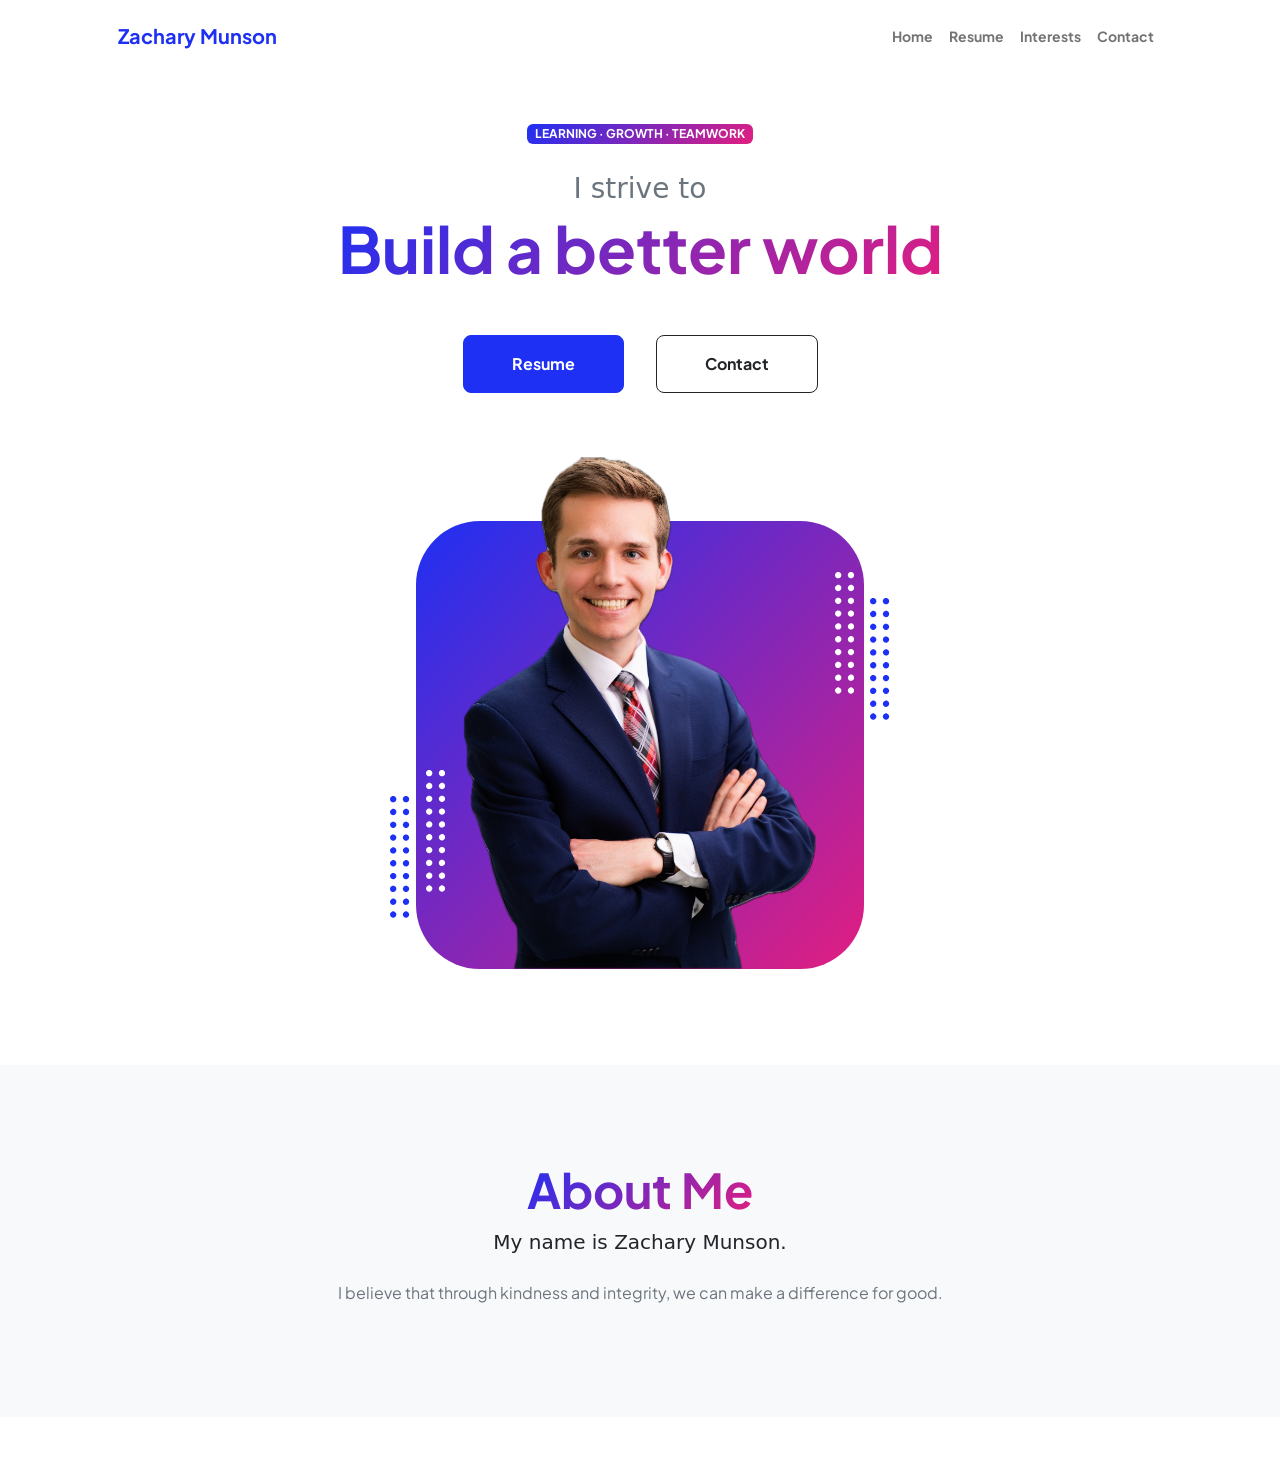
<file: index.html>
<!DOCTYPE html>
<html lang="en">
    <head>
        <meta charset="utf-8" />
        <meta name="viewport" content="width=device-width, initial-scale=1, shrink-to-fit=no" />
        <meta name="description" content="Website Project for information systems course" />
        <meta name="author" content="Zachary Munson, using Bootstrap theme" />
        <title>Zachary Munson</title>
        <!-- Favicon-->
        <link rel="icon" type="image/x-icon" href="assets/favicon.ico" />
        <!-- Custom Google font-->
        <link rel="preconnect" href="https://fonts.googleapis.com" />
        <link rel="preconnect" href="https://fonts.gstatic.com" crossorigin />
        <link href="https://fonts.googleapis.com/css2?family=Plus+Jakarta+Sans:wght@100;200;300;400;500;600;700;800;900&amp;display=swap" rel="stylesheet" />
        <!-- Bootstrap icons-->
        <link href="https://cdn.jsdelivr.net/npm/bootstrap-icons@1.8.1/font/bootstrap-icons.css" rel="stylesheet" />
        <!-- Core theme CSS (includes Bootstrap)-->
        <link href="css/styles.css" rel="stylesheet" />
        <!-- Custom CSS I added -->
        <link href="css/mystyles.css" rel="stylesheet" />

    </head>
    <body class="d-flex flex-column h-100">
        <main class="flex-shrink-0">
            <!-- Navigation-->
            <nav class="navbar navbar-expand-lg navbar-light bg-white py-3">
                <div class="container px-5">
                    <a class="navbar-brand" href="index.html"><span class="fw-bolder text-primary">Zachary Munson</span></a>
                    <button class="navbar-toggler" type="button" data-bs-toggle="collapse" data-bs-target="#navbarSupportedContent" aria-controls="navbarSupportedContent" aria-expanded="false" aria-label="Toggle navigation"><span class="navbar-toggler-icon"></span></button>
                    <div class="collapse navbar-collapse" id="navbarSupportedContent">
                        <ul class="navbar-nav ms-auto mb-2 mb-lg-0 small fw-bolder">
                            <li class="nav-item"><a class="nav-link" href="index.html">Home</a></li>
                            <li class="nav-item"><a class="nav-link" href="resume.html">Resume</a></li>
                            <li class="nav-item"><a class="nav-link" href="interests.html">Interests</a></li>
                            <li class="nav-item"><a class="nav-link" href="contact.html">Contact</a></li>
                        </ul>
                    </div>
                </div>
            </nav>
            <!-- Header-->
            <header class="py-5">
                <div class="container px-5 pb-5">
                    <div class="row gx-5 align-items-center">
                        <div class="col-xxl-5">
                            <!-- Header text content-->
                            <div class="text-center text-xxl-start">
                                <div class="badge bg-gradient-primary-to-secondary text-white mb-4"><div class="text-uppercase">Learning &middot; Growth &middot; Teamwork</div></div>
                                <div class="fs-3 fw-light text-muted subtitle-text">I strive to</div>
                                <h1 class="display-3 fw-bolder mb-5"><span class="text-gradient d-inline">Build a better world</span></h1>
                                <div class="d-grid gap-3 d-sm-flex justify-content-sm-center justify-content-xxl-start mb-3">
                                    <a class="btn btn-primary btn-lg px-5 py-3 me-sm-3 fs-6 fw-bolder" href="resume.html">Resume</a>
                                    <a class="btn btn-outline-dark btn-lg px-5 py-3 fs-6 fw-bolder" href="contact.html">Contact</a>
                                </div>
                            </div>
                        </div>
                        <div class="col-xxl-7">
                            <!-- Header profile picture-->
                            <div class="d-flex justify-content-center mt-5 mt-xxl-0">
                                <div class="profile bg-gradient-primary-to-secondary">
                                    <!-- TIP: For best results, use a photo with a transparent background like the demo example below-->
                                    <!-- Watch a tutorial on how to do this on YouTube (link)-->
                                    <img class="profile-img" src="assets/MarriottPhotoCropped.png" alt="..." />
                                    <div class="dots-1">
                                        <!-- SVG Dots-->
                                        <svg version="1.1" xmlns="http://www.w3.org/2000/svg" xmlns:xlink="http://www.w3.org/1999/xlink" x="0px" y="0px" viewBox="0 0 191.6 1215.4" style="enable-background: new 0 0 191.6 1215.4" xml:space="preserve">
                                            <g transform="translate(0.000000,1280.000000) scale(0.100000,-0.100000)">
                                                <path d="M227.7,12788.6c-105-35-200-141-222-248c-43-206,163-412,369-369c155,32,275,190,260,339c-11,105-90,213-190,262        C383.7,12801.6,289.7,12808.6,227.7,12788.6z"></path>
                                                <path d="M1507.7,12788.6c-151-50-253-216-222-362c25-119,136-230,254-255c194-41,395,142,375,339c-11,105-90,213-190,262        C1663.7,12801.6,1569.7,12808.6,1507.7,12788.6z"></path>
                                                <path d="M227.7,11508.6c-105-35-200-141-222-248c-43-206,163-412,369-369c155,32,275,190,260,339c-11,105-90,213-190,262        C383.7,11521.6,289.7,11528.6,227.7,11508.6z"></path>
                                                <path d="M1507.7,11508.6c-151-50-253-216-222-362c25-119,136-230,254-255c194-41,395,142,375,339c-11,105-90,213-190,262        C1663.7,11521.6,1569.7,11528.6,1507.7,11508.6z"></path>
                                                <path d="M227.7,10228.6c-105-35-200-141-222-248c-43-206,163-412,369-369c155,32,275,190,260,339c-11,105-90,213-190,262        C383.7,10241.6,289.7,10248.6,227.7,10228.6z"></path>
                                                <path d="M1507.7,10228.6c-105-35-200-141-222-248c-43-206,163-412,369-369c155,32,275,190,260,339c-11,105-90,213-190,262        C1663.7,10241.6,1569.7,10248.6,1507.7,10228.6z"></path>
                                                <path d="M227.7,8948.6c-105-35-200-141-222-248c-43-206,163-412,369-369c155,32,275,190,260,339c-11,105-90,213-190,262        C383.7,8961.6,289.7,8968.6,227.7,8948.6z"></path>
                                                <path d="M1507.7,8948.6c-105-35-200-141-222-248c-43-206,163-412,369-369c155,32,275,190,260,339c-11,105-90,213-190,262        C1663.7,8961.6,1569.7,8968.6,1507.7,8948.6z"></path>
                                                <path d="M227.7,7668.6c-105-35-200-141-222-248c-43-206,163-412,369-369c155,32,275,190,260,339c-11,105-90,213-190,262        C383.7,7681.6,289.7,7688.6,227.7,7668.6z"></path>
                                                <path d="M1507.7,7668.6c-105-35-200-141-222-248c-43-206,163-412,369-369c155,32,275,190,260,339c-11,105-90,213-190,262        C1663.7,7681.6,1569.7,7688.6,1507.7,7668.6z"></path>
                                                <path d="M227.7,6388.6c-105-35-200-141-222-248c-43-206,163-412,369-369c155,32,275,190,260,339c-11,105-90,213-190,262        C383.7,6401.6,289.7,6408.6,227.7,6388.6z"></path>
                                                <path d="M1507.7,6388.6c-105-35-200-141-222-248c-43-206,163-412,369-369c155,32,275,190,260,339c-11,105-90,213-190,262        C1663.7,6401.6,1569.7,6408.6,1507.7,6388.6z"></path>
                                                <path d="M227.7,5108.6c-105-35-200-141-222-248c-43-206,163-412,369-369c155,32,275,190,260,339c-11,105-90,213-190,262        C383.7,5121.6,289.7,5128.6,227.7,5108.6z"></path>
                                                <path d="M1507.7,5108.6c-105-35-200-141-222-248c-43-206,163-412,369-369c155,32,275,190,260,339c-11,105-90,213-190,262        C1663.7,5121.6,1569.7,5128.6,1507.7,5108.6z"></path>
                                                <path d="M227.7,3828.6c-105-35-200-141-222-248c-43-206,163-412,369-369c155,32,275,190,260,339c-11,105-90,213-190,262        C383.7,3841.6,289.7,3848.6,227.7,3828.6z"></path>
                                                <path d="M1507.7,3828.6c-105-35-200-141-222-248c-43-206,163-412,369-369c155,32,275,190,260,339c-11,105-90,213-190,262        C1663.7,3841.6,1569.7,3848.6,1507.7,3828.6z"></path>
                                                <path d="M227.7,2548.6c-105-35-200-141-222-248c-43-206,163-412,369-369c155,32,275,190,260,339c-11,105-90,213-190,262        C383.7,2561.6,289.7,2568.6,227.7,2548.6z"></path>
                                                <path d="M1507.7,2548.6c-105-35-200-141-222-248c-43-206,163-412,369-369c155,32,275,190,260,339c-11,105-90,213-190,262        C1663.7,2561.6,1569.7,2568.6,1507.7,2548.6z"></path>
                                                <path d="M227.7,1268.6c-105-35-200-141-222-248c-43-206,163-412,369-369c155,32,275,190,260,339c-11,105-90,213-190,262        C383.7,1281.6,289.7,1288.6,227.7,1268.6z"></path>
                                                <path d="M1507.7,1268.6c-105-35-200-141-222-248c-43-206,163-412,369-369c155,32,275,190,260,339c-11,105-90,213-190,262        C1663.7,1281.6,1569.7,1288.6,1507.7,1268.6z"></path>
                                            </g>
                                        </svg>
                                        <!-- END of SVG dots-->
                                    </div>
                                    <div class="dots-2">
                                        <!-- SVG Dots-->
                                        <svg version="1.1" xmlns="http://www.w3.org/2000/svg" xmlns:xlink="http://www.w3.org/1999/xlink" x="0px" y="0px" viewBox="0 0 191.6 1215.4" style="enable-background: new 0 0 191.6 1215.4" xml:space="preserve">
                                            <g transform="translate(0.000000,1280.000000) scale(0.100000,-0.100000)">
                                                <path d="M227.7,12788.6c-105-35-200-141-222-248c-43-206,163-412,369-369c155,32,275,190,260,339c-11,105-90,213-190,262        C383.7,12801.6,289.7,12808.6,227.7,12788.6z"></path>
                                                <path d="M1507.7,12788.6c-151-50-253-216-222-362c25-119,136-230,254-255c194-41,395,142,375,339c-11,105-90,213-190,262        C1663.7,12801.6,1569.7,12808.6,1507.7,12788.6z"></path>
                                                <path d="M227.7,11508.6c-105-35-200-141-222-248c-43-206,163-412,369-369c155,32,275,190,260,339c-11,105-90,213-190,262        C383.7,11521.6,289.7,11528.6,227.7,11508.6z"></path>
                                                <path d="M1507.7,11508.6c-151-50-253-216-222-362c25-119,136-230,254-255c194-41,395,142,375,339c-11,105-90,213-190,262        C1663.7,11521.6,1569.7,11528.6,1507.7,11508.6z"></path>
                                                <path d="M227.7,10228.6c-105-35-200-141-222-248c-43-206,163-412,369-369c155,32,275,190,260,339c-11,105-90,213-190,262        C383.7,10241.6,289.7,10248.6,227.7,10228.6z"></path>
                                                <path d="M1507.7,10228.6c-105-35-200-141-222-248c-43-206,163-412,369-369c155,32,275,190,260,339c-11,105-90,213-190,262        C1663.7,10241.6,1569.7,10248.6,1507.7,10228.6z"></path>
                                                <path d="M227.7,8948.6c-105-35-200-141-222-248c-43-206,163-412,369-369c155,32,275,190,260,339c-11,105-90,213-190,262        C383.7,8961.6,289.7,8968.6,227.7,8948.6z"></path>
                                                <path d="M1507.7,8948.6c-105-35-200-141-222-248c-43-206,163-412,369-369c155,32,275,190,260,339c-11,105-90,213-190,262        C1663.7,8961.6,1569.7,8968.6,1507.7,8948.6z"></path>
                                                <path d="M227.7,7668.6c-105-35-200-141-222-248c-43-206,163-412,369-369c155,32,275,190,260,339c-11,105-90,213-190,262        C383.7,7681.6,289.7,7688.6,227.7,7668.6z"></path>
                                                <path d="M1507.7,7668.6c-105-35-200-141-222-248c-43-206,163-412,369-369c155,32,275,190,260,339c-11,105-90,213-190,262        C1663.7,7681.6,1569.7,7688.6,1507.7,7668.6z"></path>
                                                <path d="M227.7,6388.6c-105-35-200-141-222-248c-43-206,163-412,369-369c155,32,275,190,260,339c-11,105-90,213-190,262        C383.7,6401.6,289.7,6408.6,227.7,6388.6z"></path>
                                                <path d="M1507.7,6388.6c-105-35-200-141-222-248c-43-206,163-412,369-369c155,32,275,190,260,339c-11,105-90,213-190,262        C1663.7,6401.6,1569.7,6408.6,1507.7,6388.6z"></path>
                                                <path d="M227.7,5108.6c-105-35-200-141-222-248c-43-206,163-412,369-369c155,32,275,190,260,339c-11,105-90,213-190,262        C383.7,5121.6,289.7,5128.6,227.7,5108.6z"></path>
                                                <path d="M1507.7,5108.6c-105-35-200-141-222-248c-43-206,163-412,369-369c155,32,275,190,260,339c-11,105-90,213-190,262        C1663.7,5121.6,1569.7,5128.6,1507.7,5108.6z"></path>
                                                <path d="M227.7,3828.6c-105-35-200-141-222-248c-43-206,163-412,369-369c155,32,275,190,260,339c-11,105-90,213-190,262        C383.7,3841.6,289.7,3848.6,227.7,3828.6z"></path>
                                                <path d="M1507.7,3828.6c-105-35-200-141-222-248c-43-206,163-412,369-369c155,32,275,190,260,339c-11,105-90,213-190,262        C1663.7,3841.6,1569.7,3848.6,1507.7,3828.6z"></path>
                                                <path d="M227.7,2548.6c-105-35-200-141-222-248c-43-206,163-412,369-369c155,32,275,190,260,339c-11,105-90,213-190,262        C383.7,2561.6,289.7,2568.6,227.7,2548.6z"></path>
                                                <path d="M1507.7,2548.6c-105-35-200-141-222-248c-43-206,163-412,369-369c155,32,275,190,260,339c-11,105-90,213-190,262        C1663.7,2561.6,1569.7,2568.6,1507.7,2548.6z"></path>
                                                <path d="M227.7,1268.6c-105-35-200-141-222-248c-43-206,163-412,369-369c155,32,275,190,260,339c-11,105-90,213-190,262        C383.7,1281.6,289.7,1288.6,227.7,1268.6z"></path>
                                                <path d="M1507.7,1268.6c-105-35-200-141-222-248c-43-206,163-412,369-369c155,32,275,190,260,339c-11,105-90,213-190,262        C1663.7,1281.6,1569.7,1288.6,1507.7,1268.6z"></path>
                                            </g>
                                        </svg>
                                        <!-- END of SVG dots-->
                                    </div>
                                    <div class="dots-3">
                                        <!-- SVG Dots-->
                                        <svg version="1.1" xmlns="http://www.w3.org/2000/svg" xmlns:xlink="http://www.w3.org/1999/xlink" x="0px" y="0px" viewBox="0 0 191.6 1215.4" style="enable-background: new 0 0 191.6 1215.4" xml:space="preserve">
                                            <g transform="translate(0.000000,1280.000000) scale(0.100000,-0.100000)">
                                                <path d="M227.7,12788.6c-105-35-200-141-222-248c-43-206,163-412,369-369c155,32,275,190,260,339c-11,105-90,213-190,262        C383.7,12801.6,289.7,12808.6,227.7,12788.6z"></path>
                                                <path d="M1507.7,12788.6c-151-50-253-216-222-362c25-119,136-230,254-255c194-41,395,142,375,339c-11,105-90,213-190,262        C1663.7,12801.6,1569.7,12808.6,1507.7,12788.6z"></path>
                                                <path d="M227.7,11508.6c-105-35-200-141-222-248c-43-206,163-412,369-369c155,32,275,190,260,339c-11,105-90,213-190,262        C383.7,11521.6,289.7,11528.6,227.7,11508.6z"></path>
                                                <path d="M1507.7,11508.6c-151-50-253-216-222-362c25-119,136-230,254-255c194-41,395,142,375,339c-11,105-90,213-190,262        C1663.7,11521.6,1569.7,11528.6,1507.7,11508.6z"></path>
                                                <path d="M227.7,10228.6c-105-35-200-141-222-248c-43-206,163-412,369-369c155,32,275,190,260,339c-11,105-90,213-190,262        C383.7,10241.6,289.7,10248.6,227.7,10228.6z"></path>
                                                <path d="M1507.7,10228.6c-105-35-200-141-222-248c-43-206,163-412,369-369c155,32,275,190,260,339c-11,105-90,213-190,262        C1663.7,10241.6,1569.7,10248.6,1507.7,10228.6z"></path>
                                                <path d="M227.7,8948.6c-105-35-200-141-222-248c-43-206,163-412,369-369c155,32,275,190,260,339c-11,105-90,213-190,262        C383.7,8961.6,289.7,8968.6,227.7,8948.6z"></path>
                                                <path d="M1507.7,8948.6c-105-35-200-141-222-248c-43-206,163-412,369-369c155,32,275,190,260,339c-11,105-90,213-190,262        C1663.7,8961.6,1569.7,8968.6,1507.7,8948.6z"></path>
                                                <path d="M227.7,7668.6c-105-35-200-141-222-248c-43-206,163-412,369-369c155,32,275,190,260,339c-11,105-90,213-190,262        C383.7,7681.6,289.7,7688.6,227.7,7668.6z"></path>
                                                <path d="M1507.7,7668.6c-105-35-200-141-222-248c-43-206,163-412,369-369c155,32,275,190,260,339c-11,105-90,213-190,262        C1663.7,7681.6,1569.7,7688.6,1507.7,7668.6z"></path>
                                                <path d="M227.7,6388.6c-105-35-200-141-222-248c-43-206,163-412,369-369c155,32,275,190,260,339c-11,105-90,213-190,262        C383.7,6401.6,289.7,6408.6,227.7,6388.6z"></path>
                                                <path d="M1507.7,6388.6c-105-35-200-141-222-248c-43-206,163-412,369-369c155,32,275,190,260,339c-11,105-90,213-190,262        C1663.7,6401.6,1569.7,6408.6,1507.7,6388.6z"></path>
                                                <path d="M227.7,5108.6c-105-35-200-141-222-248c-43-206,163-412,369-369c155,32,275,190,260,339c-11,105-90,213-190,262        C383.7,5121.6,289.7,5128.6,227.7,5108.6z"></path>
                                                <path d="M1507.7,5108.6c-105-35-200-141-222-248c-43-206,163-412,369-369c155,32,275,190,260,339c-11,105-90,213-190,262        C1663.7,5121.6,1569.7,5128.6,1507.7,5108.6z"></path>
                                                <path d="M227.7,3828.6c-105-35-200-141-222-248c-43-206,163-412,369-369c155,32,275,190,260,339c-11,105-90,213-190,262        C383.7,3841.6,289.7,3848.6,227.7,3828.6z"></path>
                                                <path d="M1507.7,3828.6c-105-35-200-141-222-248c-43-206,163-412,369-369c155,32,275,190,260,339c-11,105-90,213-190,262        C1663.7,3841.6,1569.7,3848.6,1507.7,3828.6z"></path>
                                                <path d="M227.7,2548.6c-105-35-200-141-222-248c-43-206,163-412,369-369c155,32,275,190,260,339c-11,105-90,213-190,262        C383.7,2561.6,289.7,2568.6,227.7,2548.6z"></path>
                                                <path d="M1507.7,2548.6c-105-35-200-141-222-248c-43-206,163-412,369-369c155,32,275,190,260,339c-11,105-90,213-190,262        C1663.7,2561.6,1569.7,2568.6,1507.7,2548.6z"></path>
                                                <path d="M227.7,1268.6c-105-35-200-141-222-248c-43-206,163-412,369-369c155,32,275,190,260,339c-11,105-90,213-190,262        C383.7,1281.6,289.7,1288.6,227.7,1268.6z"></path>
                                                <path d="M1507.7,1268.6c-105-35-200-141-222-248c-43-206,163-412,369-369c155,32,275,190,260,339c-11,105-90,213-190,262        C1663.7,1281.6,1569.7,1288.6,1507.7,1268.6z"></path>
                                            </g>
                                        </svg>
                                        <!-- END of SVG dots-->
                                    </div>
                                    <div class="dots-4">
                                        <!-- SVG Dots-->
                                        <svg version="1.1" xmlns="http://www.w3.org/2000/svg" xmlns:xlink="http://www.w3.org/1999/xlink" x="0px" y="0px" viewBox="0 0 191.6 1215.4" style="enable-background: new 0 0 191.6 1215.4" xml:space="preserve">
                                            <g transform="translate(0.000000,1280.000000) scale(0.100000,-0.100000)">
                                                <path d="M227.7,12788.6c-105-35-200-141-222-248c-43-206,163-412,369-369c155,32,275,190,260,339c-11,105-90,213-190,262        C383.7,12801.6,289.7,12808.6,227.7,12788.6z"></path>
                                                <path d="M1507.7,12788.6c-151-50-253-216-222-362c25-119,136-230,254-255c194-41,395,142,375,339c-11,105-90,213-190,262        C1663.7,12801.6,1569.7,12808.6,1507.7,12788.6z"></path>
                                                <path d="M227.7,11508.6c-105-35-200-141-222-248c-43-206,163-412,369-369c155,32,275,190,260,339c-11,105-90,213-190,262        C383.7,11521.6,289.7,11528.6,227.7,11508.6z"></path>
                                                <path d="M1507.7,11508.6c-151-50-253-216-222-362c25-119,136-230,254-255c194-41,395,142,375,339c-11,105-90,213-190,262        C1663.7,11521.6,1569.7,11528.6,1507.7,11508.6z"></path>
                                                <path d="M227.7,10228.6c-105-35-200-141-222-248c-43-206,163-412,369-369c155,32,275,190,260,339c-11,105-90,213-190,262        C383.7,10241.6,289.7,10248.6,227.7,10228.6z"></path>
                                                <path d="M1507.7,10228.6c-105-35-200-141-222-248c-43-206,163-412,369-369c155,32,275,190,260,339c-11,105-90,213-190,262        C1663.7,10241.6,1569.7,10248.6,1507.7,10228.6z"></path>
                                                <path d="M227.7,8948.6c-105-35-200-141-222-248c-43-206,163-412,369-369c155,32,275,190,260,339c-11,105-90,213-190,262        C383.7,8961.6,289.7,8968.6,227.7,8948.6z"></path>
                                                <path d="M1507.7,8948.6c-105-35-200-141-222-248c-43-206,163-412,369-369c155,32,275,190,260,339c-11,105-90,213-190,262        C1663.7,8961.6,1569.7,8968.6,1507.7,8948.6z"></path>
                                                <path d="M227.7,7668.6c-105-35-200-141-222-248c-43-206,163-412,369-369c155,32,275,190,260,339c-11,105-90,213-190,262        C383.7,7681.6,289.7,7688.6,227.7,7668.6z"></path>
                                                <path d="M1507.7,7668.6c-105-35-200-141-222-248c-43-206,163-412,369-369c155,32,275,190,260,339c-11,105-90,213-190,262        C1663.7,7681.6,1569.7,7688.6,1507.7,7668.6z"></path>
                                                <path d="M227.7,6388.6c-105-35-200-141-222-248c-43-206,163-412,369-369c155,32,275,190,260,339c-11,105-90,213-190,262        C383.7,6401.6,289.7,6408.6,227.7,6388.6z"></path>
                                                <path d="M1507.7,6388.6c-105-35-200-141-222-248c-43-206,163-412,369-369c155,32,275,190,260,339c-11,105-90,213-190,262        C1663.7,6401.6,1569.7,6408.6,1507.7,6388.6z"></path>
                                                <path d="M227.7,5108.6c-105-35-200-141-222-248c-43-206,163-412,369-369c155,32,275,190,260,339c-11,105-90,213-190,262        C383.7,5121.6,289.7,5128.6,227.7,5108.6z"></path>
                                                <path d="M1507.7,5108.6c-105-35-200-141-222-248c-43-206,163-412,369-369c155,32,275,190,260,339c-11,105-90,213-190,262        C1663.7,5121.6,1569.7,5128.6,1507.7,5108.6z"></path>
                                                <path d="M227.7,3828.6c-105-35-200-141-222-248c-43-206,163-412,369-369c155,32,275,190,260,339c-11,105-90,213-190,262        C383.7,3841.6,289.7,3848.6,227.7,3828.6z"></path>
                                                <path d="M1507.7,3828.6c-105-35-200-141-222-248c-43-206,163-412,369-369c155,32,275,190,260,339c-11,105-90,213-190,262        C1663.7,3841.6,1569.7,3848.6,1507.7,3828.6z"></path>
                                                <path d="M227.7,2548.6c-105-35-200-141-222-248c-43-206,163-412,369-369c155,32,275,190,260,339c-11,105-90,213-190,262        C383.7,2561.6,289.7,2568.6,227.7,2548.6z"></path>
                                                <path d="M1507.7,2548.6c-105-35-200-141-222-248c-43-206,163-412,369-369c155,32,275,190,260,339c-11,105-90,213-190,262        C1663.7,2561.6,1569.7,2568.6,1507.7,2548.6z"></path>
                                                <path d="M227.7,1268.6c-105-35-200-141-222-248c-43-206,163-412,369-369c155,32,275,190,260,339c-11,105-90,213-190,262        C383.7,1281.6,289.7,1288.6,227.7,1268.6z"></path>
                                                <path d="M1507.7,1268.6c-105-35-200-141-222-248c-43-206,163-412,369-369c155,32,275,190,260,339c-11,105-90,213-190,262        C1663.7,1281.6,1569.7,1288.6,1507.7,1268.6z"></path>
                                            </g>
                                        </svg>
                                        <!-- END of SVG dots-->
                                    </div>
                                </div>
                            </div>
                        </div>
                    </div>
                </div>
            </header>
            <!-- About Section-->
            <section class="bg-light py-5">
                <div class="container px-5">
                    <div class="row gx-5 justify-content-center">
                        <div class="col-xxl-8">
                            <div class="text-center my-5">
                                <h2 class="display-5 fw-bolder"><span class="text-gradient d-inline">About Me</span></h2>
                                <p class="lead fw-light mb-4 subtitle-text">My name is Zachary Munson.</p>
                                <p class="text-muted blackfont">I believe that through kindness and integrity, we can make a difference for good.</p>
                                <div class="d-flex justify-content-center fs-2 gap-4">
                                </div>
                            </div>
                        </div>
                    </div>
                </div>
            </section>
        </main>
        <!-- Footer-->
        <footer class="bg-white py-4 mt-auto">
            <div class="container px-5">
                <div class="row align-items-center justify-content-between flex-column flex-sm-row">
                    <!-- <div class="col-auto"><div class="small m-0">Copyright &copy; Your Website 2023</div></div>
                    <div class="col-auto"> -->
                        <!-- <a class="small" href="#!">Privacy</a>
                        <span class="mx-1">&middot;</span>
                        <a class="small" href="#!">Terms</a>
                        <span class="mx-1">&middot;</span>
                        <a class="small" href="#!">Contact</a> -->
                    </div>
                </div>
            </div>
        </footer>
        <!-- Bootstrap core JS-->
        <script src="https://cdn.jsdelivr.net/npm/bootstrap@5.2.3/dist/js/bootstrap.bundle.min.js"></script>
        <!-- Core theme JS-->
        <script src="js/scripts.js"></script>
    </body>
</html>
</file>
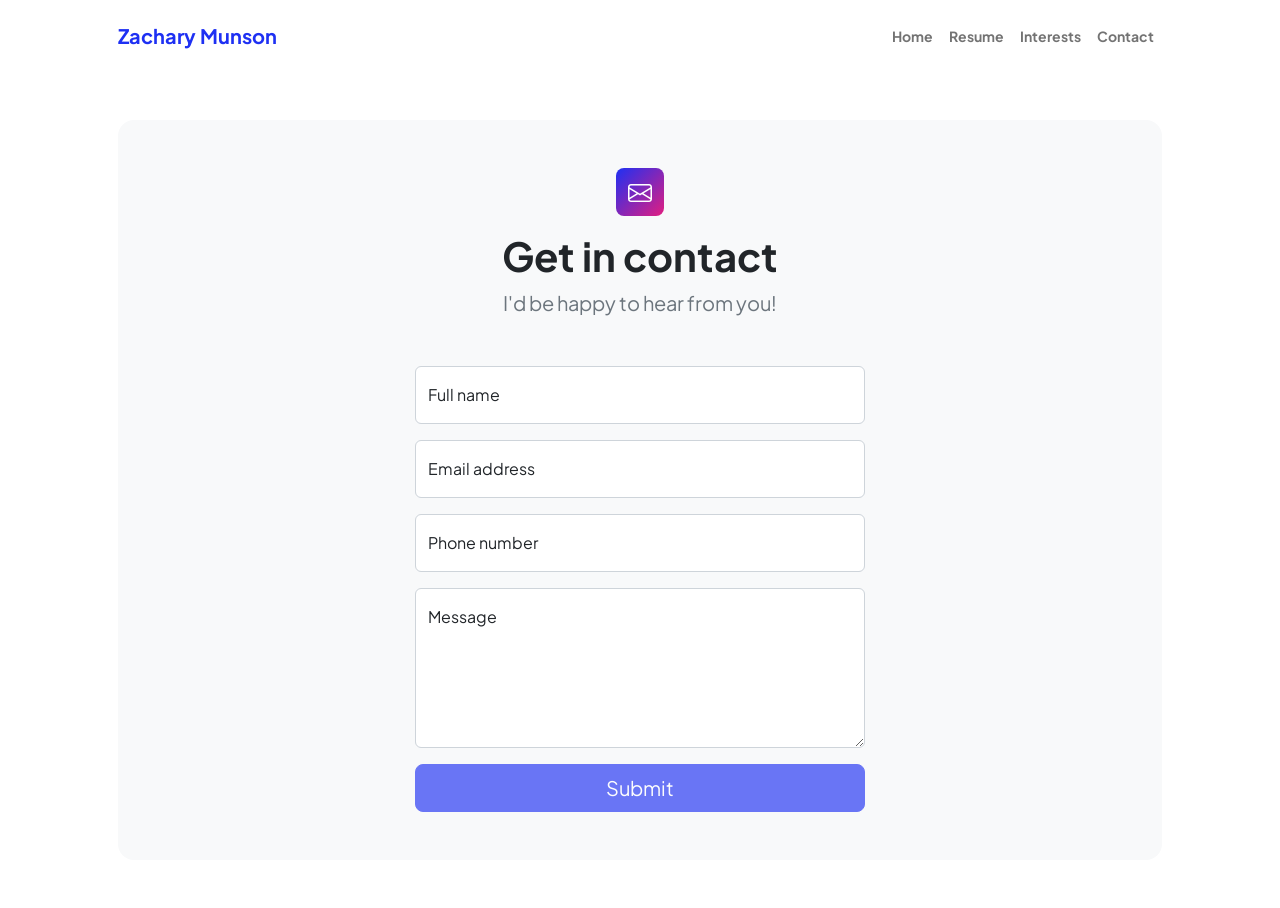
<file: contact.html>
<!DOCTYPE html>
<html lang="en">
    <head>
        <meta charset="utf-8" />
        <meta name="viewport" content="width=device-width, initial-scale=1, shrink-to-fit=no" />
        <meta name="description" content />
        <meta name="author" content />
        <title>Zachary Munson | Contact</title>
        <!-- Favicon-->
        <link rel="icon" type="image/x-icon" href="assets/favicon.ico" />
        <!-- Custom Google font-->
        <link rel="preconnect" href="https://fonts.googleapis.com" />
        <link rel="preconnect" href="https://fonts.gstatic.com" crossorigin />
        <link href="https://fonts.googleapis.com/css2?family=Plus+Jakarta+Sans:wght@100;200;300;400;500;600;700;800;900&amp;display=swap" rel="stylesheet" />
        <!-- Bootstrap icons-->
        <link href="https://cdn.jsdelivr.net/npm/bootstrap-icons@1.8.1/font/bootstrap-icons.css" rel="stylesheet" />
        <!-- Core theme CSS (includes Bootstrap)-->
        <link href="css/styles.css" rel="stylesheet" />
    </head>
    <body class="d-flex flex-column">
        <main class="flex-shrink-0">
            <!-- Navigation-->
            <nav class="navbar navbar-expand-lg navbar-light bg-white py-3">
                <div class="container px-5">
                    <a class="navbar-brand" href="index.html"><span class="fw-bolder text-primary">Zachary Munson</span></a>
                    <button class="navbar-toggler" type="button" data-bs-toggle="collapse" data-bs-target="#navbarSupportedContent" aria-controls="navbarSupportedContent" aria-expanded="false" aria-label="Toggle navigation"><span class="navbar-toggler-icon"></span></button>
                    <div class="collapse navbar-collapse" id="navbarSupportedContent">
                        <ul class="navbar-nav ms-auto mb-2 mb-lg-0 small fw-bolder">
                            <li class="nav-item"><a class="nav-link" href="index.html">Home</a></li>
                            <li class="nav-item"><a class="nav-link" href="resume.html">Resume</a></li>
                            <li class="nav-item"><a class="nav-link" href="interests.html">Interests</a></li>
                            <li class="nav-item"><a class="nav-link" href="contact.html">Contact</a></li>
                        </ul>
                    </div>
                </div>
            </nav>
            <!-- Page content-->
            <section class="py-5">
                <div class="container px-5">
                    <!-- Contact form-->
                    <div class="bg-light rounded-4 py-5 px-4 px-md-5">
                        <div class="text-center mb-5">
                            <div class="feature bg-primary bg-gradient-primary-to-secondary text-white rounded-3 mb-3"><i class="bi bi-envelope"></i></div>
                            <h1 class="fw-bolder">Get in contact</h1>
                            <p class="lead fw-normal text-muted mb-0">I'd be happy to hear from you!</p>
                        </div>
                        <div class="row gx-5 justify-content-center">
                            <div class="col-lg-8 col-xl-6">
                                <!-- * * * * * * * * * * * * * * *-->
                                <!-- * * SB Forms Contact Form * *-->
                                <!-- * * * * * * * * * * * * * * *-->
                                <!-- This form is pre-integrated with SB Forms.-->
                                <!-- To make this form functional, sign up at-->
                                <!-- https://startbootstrap.com/solution/contact-forms-->
                                <!-- to get an API token!-->
                                <form id="contactForm" data-sb-form-api-token="API_TOKEN">
                                    <!-- Name input-->
                                    <div class="form-floating mb-3">
                                        <input class="form-control" id="name" type="text" placeholder="Enter your name..." data-sb-validations="required" />
                                        <label for="name">Full name</label>
                                        <div class="invalid-feedback" data-sb-feedback="name:required">A name is required.</div>
                                    </div>
                                    <!-- Email address input-->
                                    <div class="form-floating mb-3">
                                        <input class="form-control" id="email" type="email" placeholder="name@example.com" data-sb-validations="required,email" />
                                        <label for="email">Email address</label>
                                        <div class="invalid-feedback" data-sb-feedback="email:required">An email is required.</div>
                                        <div class="invalid-feedback" data-sb-feedback="email:email">Email is not valid.</div>
                                    </div>
                                    <!-- Phone number input-->
                                    <div class="form-floating mb-3">
                                        <input class="form-control" id="phone" type="tel" placeholder="(123) 456-7890" data-sb-validations="required" />
                                        <label for="phone">Phone number</label>
                                        <div class="invalid-feedback" data-sb-feedback="phone:required">A phone number is required.</div>
                                    </div>
                                    <!-- Message input-->
                                    <div class="form-floating mb-3">
                                        <textarea class="form-control" id="message" type="text" placeholder="Enter your message here..." style="height: 10rem" data-sb-validations="required"></textarea>
                                        <label for="message">Message</label>
                                        <div class="invalid-feedback" data-sb-feedback="message:required">A message is required.</div>
                                    </div>
                                    <!-- Submit success message-->
                                    <!---->
                                    <!-- This is what your users will see when the form-->
                                    <!-- has successfully submitted-->
                                    <div class="d-none" id="submitSuccessMessage">
                                        <div class="text-center mb-3">
                                            <div class="fw-bolder">Form submission successful!</div>
                                            To activate this form, sign up at
                                            <br />
                                            <a href="https://startbootstrap.com/solution/contact-forms">https://startbootstrap.com/solution/contact-forms</a>
                                        </div>
                                    </div>
                                    <!-- Submit error message-->
                                    <!---->
                                    <!-- This is what your users will see when there is-->
                                    <!-- an error submitting the form-->
                                    <div class="d-none" id="submitErrorMessage"><div class="text-center text-danger mb-3">Error sending message!</div></div>
                                    <!-- Submit Button-->
                                    <div class="d-grid"><button class="btn btn-primary btn-lg disabled" id="submitButton" type="submit">Submit</button></div>
                                </form>
                            </div>
                        </div>
                    </div>
                </div>
            </section>
        </main>
        <!-- Footer-->
        <!-- <footer class="bg-white py-4 mt-auto">
            <div class="container px-5">
                <div class="row align-items-center justify-content-between flex-column flex-sm-row">
                    <div class="col-auto"><div class="small m-0">Copyright &copy; Your Website 2023</div></div>
                    <div class="col-auto">
                        <a class="small" href="#!">Privacy</a>
                        <span class="mx-1">&middot;</span>
                        <a class="small" href="#!">Terms</a>
                        <span class="mx-1">&middot;</span>
                        <a class="small" href="#!">Contact</a>
                    </div>
                </div>
            </div>
        </footer> -->
        <!-- Bootstrap core JS-->
        <script src="https://cdn.jsdelivr.net/npm/bootstrap@5.2.3/dist/js/bootstrap.bundle.min.js"></script>
        <!-- Core theme JS-->
        <script src="js/scripts.js"></script>
        <!-- * * * * * * * * * * * * * * * * * * * * * * * * * * * * * * * * * * * * * * * *-->
        <!-- * *                               SB Forms JS                               * *-->
        <!-- * * Activate your form at https://startbootstrap.com/solution/contact-forms * *-->
        <!-- * * * * * * * * * * * * * * * * * * * * * * * * * * * * * * * * * * * * * * * *-->
        <script src="https://cdn.startbootstrap.com/sb-forms-latest.js"></script>
    </body>
</html>
</file>
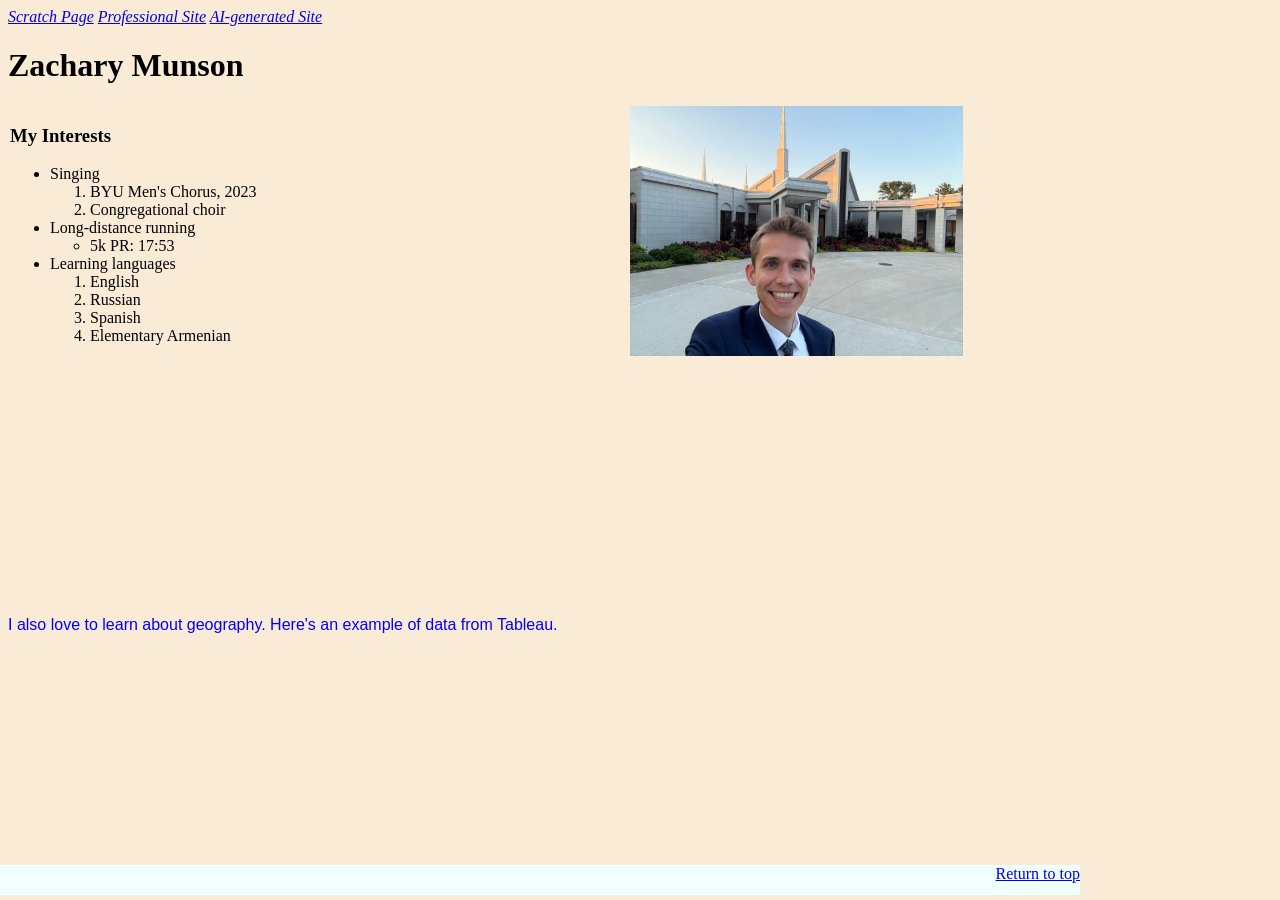
<file: interests.html>
<!DOCTYPE html>
<html lang="en">
<head>
    <meta charset="UTF-8">
    <meta name="viewport" content="width=device-width, initial-scale=1.0">
    <title>Document</title>
    <link rel="stylesheet" href="css/mystylesscratch.css">
</head>
<body style="background-color: antiquewhite;">
<!--  Header -->
<nav>
    <span class="headerblock" id="top">
        <a href="#">Scratch Page</a>
        <a href="index.html">Professional Site</a>
        <a href="ai_app.html">AI-generated Site</a>
    </span>
</nav>
    <h1>Zachary Munson</h1>
<div class="leftblock">
    <!-- Main content: on the left -->
    <h3>My Interests</h3>
    <!-- Ordered list -->
    <ul class="list">
        <li>Singing
            <ol>
                <li>BYU Men's Chorus, 2023</li>
                <li>Congregational choir</li>
            </ol>
        </li>
        <li>Long-distance running
            <ul>
            <li>5k PR: 17:53 </li>
            </ul>
        </li>    
        <li>Learning languages
            <ol>
                <li>English</li>
                <li>Russian</li>
                <li>Spanish</li>
                <li>Elementary Armenian</li>
            </ol>
        </li>
    </ul>
</div>

<div class="rightblock">
<img src="assets/MeAtHouseofLord.jpeg" height="250px">
<iframe width="400" height="250" src="https://www.youtube.com/embed/m4LnMlESzWA?si=FUBgu7TGF9chW3ML" title="YouTube video player" frameborder="0" allow="accelerometer; autoplay; clipboard-write; encrypted-media; gyroscope; picture-in-picture; web-share" referrerpolicy="strict-origin-when-cross-origin" allowfullscreen></iframe>
</div>
<div>&nbsp;</div>
<div>&nbsp;</div>
<div>&nbsp;</div>
<div>&nbsp;</div>

<div class="map" style='position: absolute'>
<p class="impact blue">I also love to learn about geography. Here's an example of data from Tableau.</p>
<div class='tableauPlaceholder' id='viz1776120379446' style='position: relative'> 
    <!-- style='position: relative' was inside the above class too-->
    <noscript>
        <a href='#'>
            <img alt='Yearly rainfall by state, inches, 1971-2000. ' src='https:&#47;&#47;public.tableau.com&#47;static&#47;images&#47;Ra&#47;Rainfallbystate&#47;Sheet1&#47;1_rss.png' style='border: none' />
        </a>
    </noscript>
    <object class='tableauViz'  style='display:none;'>
        <param name='host_url' value='https%3A%2F%2Fpublic.tableau.com%2F' /> 
        <param name='embed_code_version' value='3' />
        <param name='site_root' value='' />
        <param name='name' value='Rainfallbystate&#47;Sheet1' />
        <param name='tabs' value='no' /><param name='toolbar' value='yes' />
        <param name='static_image' value='https:&#47;&#47;public.tableau.com&#47;static&#47;images&#47;Ra&#47;Rainfallbystate&#47;Sheet1&#47;1.png' />
        <param name='animate_transition' value='yes' />
        <param name='display_static_image' value='yes' />
        <param name='display_spinner' value='yes' />
        <param name='display_overlay' value='yes' />
        <param name='display_count' value='yes' />
        <param name='language' value='en-US' />
    </object>
</div>        
</div>

<script type='text/javascript'>                    
    var divElement = document.getElementById('viz1776120379446');                    
    var vizElement = divElement.getElementsByTagName('object')[0];                    
    vizElement.style.width='100%';vizElement.style.height=(divElement.offsetWidth*0.75)+'px';                    
    var scriptElement = document.createElement('script');                    
    scriptElement.src = 'https://public.tableau.com/javascripts/api/viz_v1.js';                    
    vizElement.parentNode.insertBefore(scriptElement, vizElement);                
</script>

 <!-- Footer -->
<span class="footerblock">
    <a href="#top">Return to top</a>
</span>
</body>
</html>
</file>
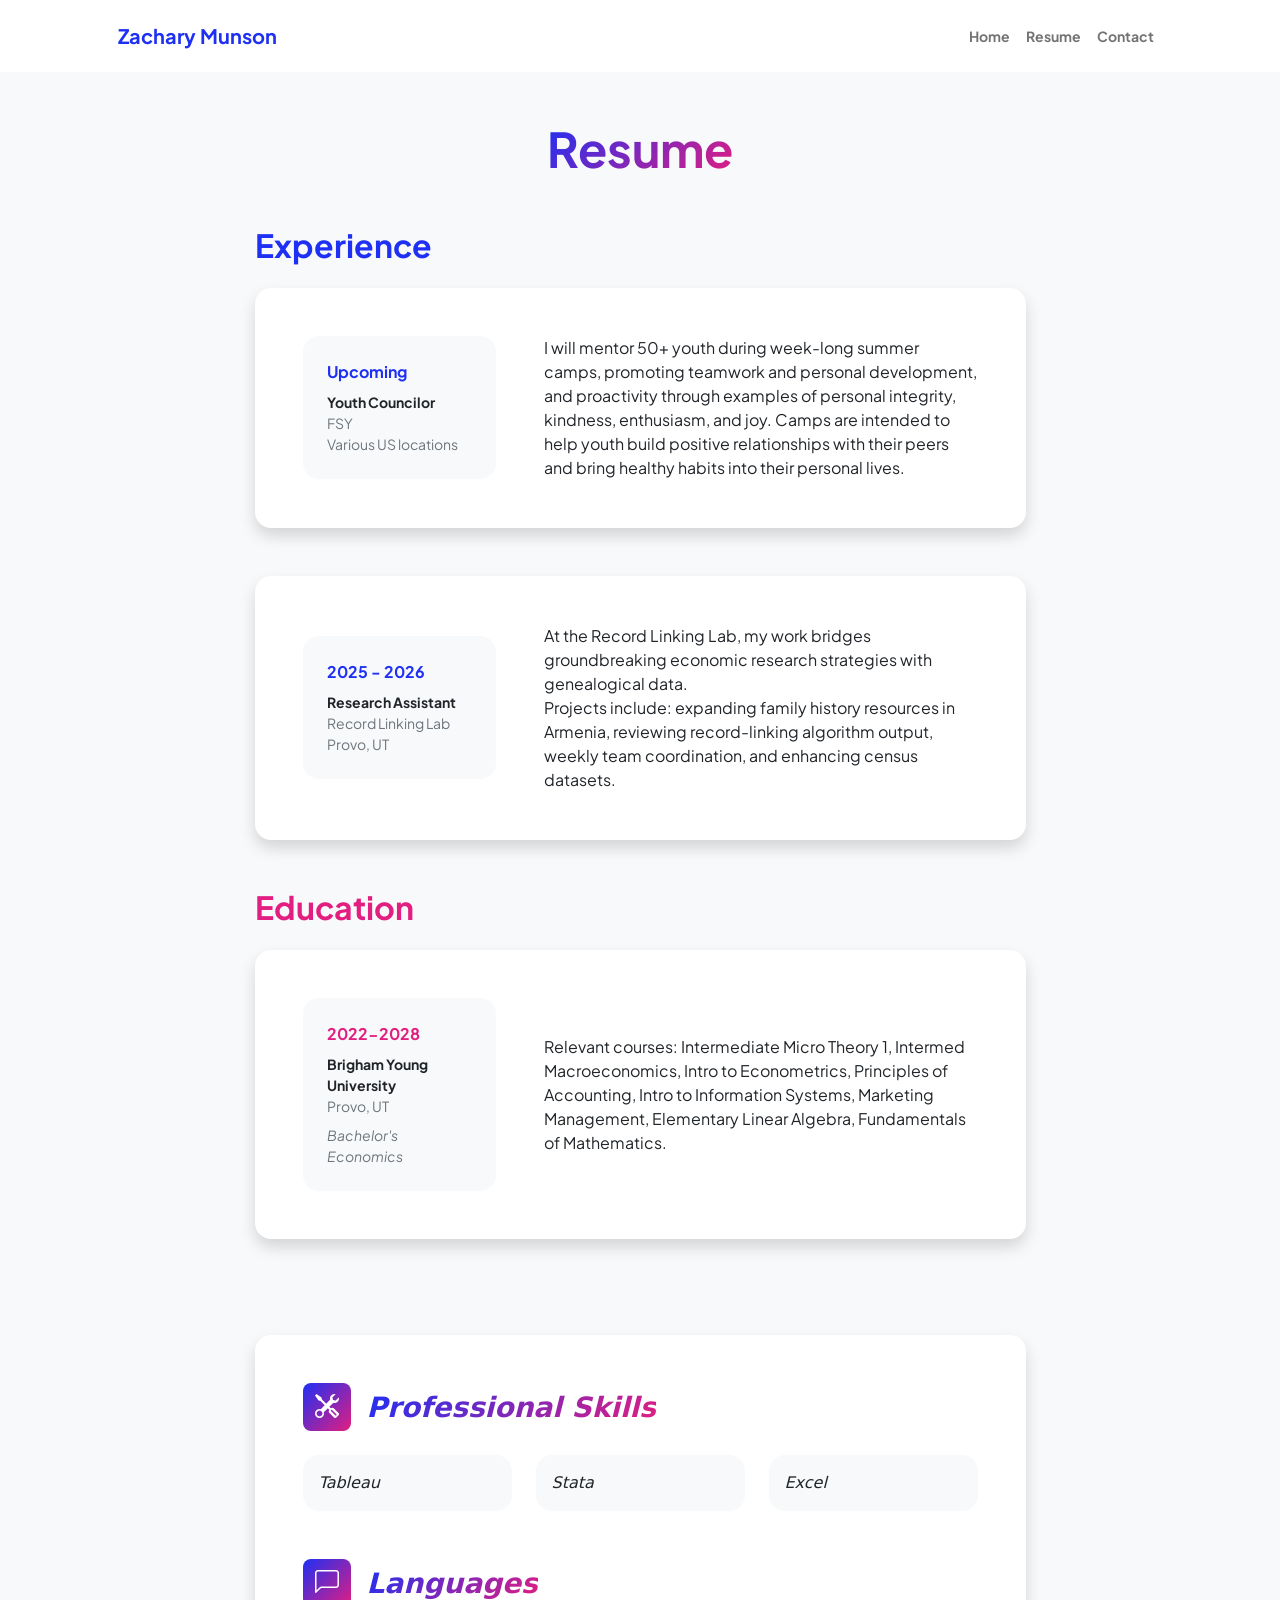
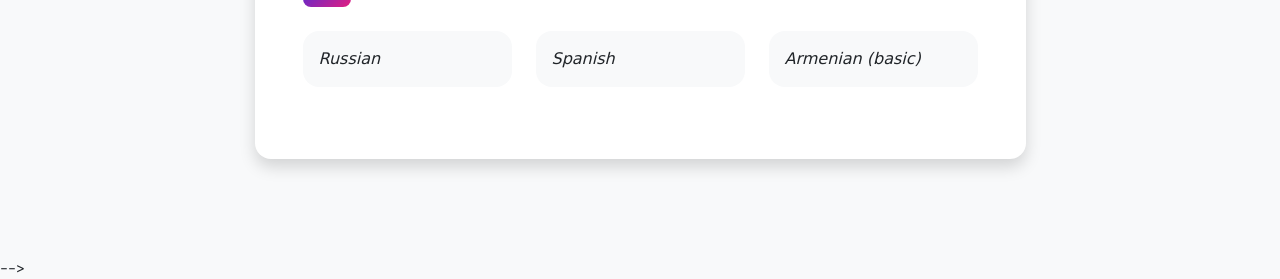
<file: resume.html>
<!DOCTYPE html>
<html lang="en">
    <head>
        <meta charset="utf-8" />
        <meta name="viewport" content="width=device-width, initial-scale=1, shrink-to-fit=no" />
        <meta name="description" content="" />
        <meta name="author" content="" />
        <title>Zachary Munson | Resume</title>
        <!-- Favicon-->
        <link rel="icon" type="image/x-icon" href="assets/favicon.ico" />
        <!-- Custom Google font-->
        <link rel="preconnect" href="https://fonts.googleapis.com" />
        <link rel="preconnect" href="https://fonts.gstatic.com" crossorigin />
        <link href="https://fonts.googleapis.com/css2?family=Plus+Jakarta+Sans:wght@100;200;300;400;500;600;700;800;900&amp;display=swap" rel="stylesheet" />
        <!-- Bootstrap icons-->
        <link href="https://cdn.jsdelivr.net/npm/bootstrap-icons@1.8.1/font/bootstrap-icons.css" rel="stylesheet" />
        <!-- Core theme CSS (includes Bootstrap)-->
        <link href="css/styles.css" rel="stylesheet" />
         <!-- Custom CSS I added -->
        <link href="css/mystyles.css" rel="stylesheet" />

    </head>
    <body class="d-flex flex-column h-100 bg-light">
        <main class="flex-shrink-0">
            <!-- Navigation-->
            <nav class="navbar navbar-expand-lg navbar-light bg-white py-3">
                <div class="container px-5">
                    <a class="navbar-brand" href="index.html"><span class="fw-bolder text-primary">Zachary Munson</span></a>
                    <button class="navbar-toggler" type="button" data-bs-toggle="collapse" data-bs-target="#navbarSupportedContent" aria-controls="navbarSupportedContent" aria-expanded="false" aria-label="Toggle navigation"><span class="navbar-toggler-icon"></span></button>
                    <div class="collapse navbar-collapse" id="navbarSupportedContent">
                        <ul class="navbar-nav ms-auto mb-2 mb-lg-0 small fw-bolder">
                            <li class="nav-item"><a class="nav-link" href="index.html">Home</a></li>
                            <li class="nav-item"><a class="nav-link" href="resume.html">Resume</a></li>
                            <!-- <li class="nav-item"><a class="nav-link" href="interests.html">Interests</a></li> -->
                            <li class="nav-item"><a class="nav-link" href="contact.html">Contact</a></li>
                        </ul>
                    </div>
                </div>
            </nav>
            <!-- Page Content-->
            <div class="container px-5 my-5">
                <div class="text-center mb-5">
                    <h1 class="display-5 fw-bolder mb-0"><span class="text-gradient d-inline">Resume</span></h1>
                </div>
                <div class="row gx-5 justify-content-center">
                    <div class="col-lg-11 col-xl-9 col-xxl-8">
                        <!-- Experience Section-->
                        <section>
                            <div class="d-flex align-items-center justify-content-between mb-4">
                                <h2 class="text-primary fw-bolder mb-0">Experience</h2>
                                <!-- Download resume button-->
                                <!-- Note: Set the link href target to a PDF file within your project-->
                                <!-- <a class="btn btn-primary px-4 py-3" href="#!">
                                    <div class="d-inline-block bi bi-download me-2"></div>
                                    Download Resume -->
                                <!-- </a> -->
                            </div> 
                            <!-- Experience Card 1 -->
                            <div class="card shadow border-0 rounded-4 mb-5">
                                <div class="card-body p-5">
                                    <div class="row align-items-center gx-5">
                                        <div class="col text-center text-lg-start mb-4 mb-lg-0">
                                            <div class="bg-light p-4 rounded-4">
                                                <div class="text-primary fw-bolder mb-2">Upcoming</div>
                                                <div class="small fw-bolder">Youth Councilor</div>
                                                <div class="small text-muted">FSY</div>
                                                <div class="small text-muted">Various US locations</div>
                                            </div>
                                        </div>
                                        <div class="col-lg-8"><div>I will mentor 50+ youth during week-long summer camps, promoting teamwork and personal development, and proactivity through examples of personal integrity, kindness, enthusiasm, and joy. Camps are intended to help youth build positive relationships with their peers and bring healthy habits into their personal lives. </div></div>
                                    </div>
                                </div>
                            </div>
                            <!-- Experience Card 2-->
                            <div class="card shadow border-0 rounded-4 mb-5">
                                <div class="card-body p-5">
                                    <div class="row align-items-center gx-5">
                                        <div class="col text-center text-lg-start mb-4 mb-lg-0">
                                            <div class="bg-light p-4 rounded-4">
                                                <div class="text-primary fw-bolder mb-2">2025 - 2026</div>
                                                <div class="small fw-bolder">Research Assistant</div>
                                                <div class="small text-muted">Record Linking Lab</div>
                                                <div class="small text-muted">Provo, UT</div>
                                            </div>
                                        </div>
                                        <div class="col-lg-8"><div>At the Record Linking Lab, my work bridges groundbreaking economic research strategies with genealogical data. <br> 
                                            Projects include: expanding family history resources in Armenia, 
                                            reviewing record-linking algorithm output, weekly team coordination, 
                                            and enhancing census datasets. </div></div>
                                    </div>
                                </div>
                            </div>
                        </section>
                        <!-- Education Section-->
                        <section>
                            <h2 class="text-secondary fw-bolder mb-4">Education</h2>
                            <!-- Education Card 1-->
                            <div class="card shadow border-0 rounded-4 mb-5">
                                <div class="card-body p-5">
                                    <div class="row align-items-center gx-5">
                                        <div class="col text-center text-lg-start mb-4 mb-lg-0">
                                            <div class="bg-light p-4 rounded-4">
                                                <div class="text-secondary fw-bolder mb-2">2022-2028</div>
                                                <div class="mb-2">
                                                    <div class="small fw-bolder">Brigham Young University</div>
                                                    <div class="small text-muted">Provo, UT</div>
                                                </div>
                                                <div class="fst-italic">
                                                    <div class="small text-muted">Bachelor's</div>
                                                    <div class="small text-muted">Economics</div>
                                                </div>
                                            </div>
                                        </div>
                                        <div class="col-lg-8"><div>Relevant courses: Intermediate Micro Theory 1, Intermed Macroeconomics, Intro to Econometrics, Principles of Accounting, Intro to Information Systems, Marketing Management, Elementary Linear Algebra, Fundamentals of Mathematics.</div></div>
                                    </div>
                                </div>
                            </div>
                            <!-- Education Card 2-->
                            <!-- <div class="card shadow border-0 rounded-4 mb-5">
                                <div class="card-body p-5">
                                    <div class="row align-items-center gx-5">
                                        <div class="col text-center text-lg-start mb-4 mb-lg-0">
                                            <div class="bg-light p-4 rounded-4">
                                                <div class="text-secondary fw-bolder mb-2">2011 - 2015</div>
                                                <div class="mb-2">
                                                    <div class="small fw-bolder">ULA</div>
                                                    <div class="small text-muted">Los Angeles, CA</div>
                                                </div>
                                                <div class="fst-italic">
                                                    <div class="small text-muted">Undergraduate</div>
                                                    <div class="small text-muted">Computer Science</div>
                                                </div>
                                            </div>
                                        </div>
                                        <div class="col-lg-8"><div>Lorem ipsum dolor sit amet consectetur adipisicing elit. Delectus laudantium, voluptatem quis repellendus eaque sit animi illo ipsam amet officiis corporis sed aliquam non voluptate corrupti excepturi maxime porro fuga.</div></div>
                                    </div>
                                </div>
                            </div> -->
                        </section>
                        <!-- Divider-->
                        <div class="pb-5"></div>
                        <!-- Skills Section-->
                        <section>
                            <!-- Skillset Card-->
                            <div class="card shadow border-0 rounded-4 mb-5">
                                <div class="card-body p-5 skills">
                                    <!-- Professional skills list-->
                                    <div class="mb-5">
                                        <div class="d-flex align-items-center mb-4">
                                            <div class="feature bg-primary bg-gradient-primary-to-secondary text-white rounded-3 me-3"><i class="bi bi-tools"></i></div>
                                            <h3 class="fw-bolder mb-0"><span class="text-gradient d-inline">Professional Skills</span></h3>
                                        </div>
                                        <div class="row row-cols-1 row-cols-md-3 mb-4">
                                            <div class="col mb-4 mb-md-0"><div class="d-flex align-items-center bg-light rounded-4 p-3 h-100">Tableau</div></div>
                                            <div class="col mb-4 mb-md-0"><div class="d-flex align-items-center bg-light rounded-4 p-3 h-100">Stata</div></div>
                                            <div class="col"><div class="d-flex align-items-center bg-light rounded-4 p-3 h-100">Excel</div></div>
                                        </div>
                                        <!-- <div class="row row-cols-1 row-cols-md-3">
                                            <div class="col mb-4 mb-md-0"><div class="d-flex align-items-center bg-light rounded-4 p-3 h-100">Network Security</div></div>
                                            <div class="col mb-4 mb-md-0"><div class="d-flex align-items-center bg-light rounded-4 p-3 h-100">Adobe Software Suite</div></div>
                                            <div class="col"><div class="d-flex align-items-center bg-light rounded-4 p-3 h-100">User Interface Design</div></div>
                                        </div> -->
                                    </div>
                                    <!-- Languages list-->
                                    <div class="mb-0">
                                        <div class="d-flex align-items-center mb-4">
                                            <div class="feature bg-primary bg-gradient-primary-to-secondary text-white rounded-3 me-3"><i class="bi bi-chat-left"></i></div>
                                            <h3 class="fw-bolder mb-0"><span class="text-gradient d-inline">Languages</span></h3>
                                        </div>
                                        <div class="row row-cols-1 row-cols-md-3 mb-4">
                                            <div class="col mb-4 mb-md-0"><div class="d-flex align-items-center bg-light rounded-4 p-3 h-100">Russian</div></div>
                                            <div class="col mb-4 mb-md-0"><div class="d-flex align-items-center bg-light rounded-4 p-3 h-100">Spanish</div></div>
                                            <div class="col"><div class="d-flex align-items-center bg-light rounded-4 p-3 h-100">Armenian (basic)</div></div>
                                        </div>
                                        <!-- <div class="row row-cols-1 row-cols-md-3">
                                            <div class="col mb-4 mb-md-0"><div class="d-flex align-items-center bg-light rounded-4 p-3 h-100">Python</div></div>
                                            <div class="col mb-4 mb-md-0"><div class="d-flex align-items-center bg-light rounded-4 p-3 h-100">Ruby</div></div>
                                            <div class="col"><div class="d-flex align-items-center bg-light rounded-4 p-3 h-100">Node.js</div></div>
                                        </div> -->
                                    </div>
                                </div>
                            </div>
                        </section>
                    </div>
                </div>
            </div>
        </main>
        <!-- Footer-->
        <!-- <footer class="bg-white py-4 mt-auto">
            <!-- <div class="container px-5">
                <div class="row align-items-center justify-content-between flex-column flex-sm-row">
                    <div class="col-auto"><div class="small m-0">Copyright &copy; Your Website 2023</div></div>
                    <div class="col-auto">
                        <a class="small" href="#!">Privacy</a>
                        <span class="mx-1">&middot;</span>
                        <a class="small" href="#!">Terms</a>
                        <span class="mx-1">&middot;</span>
                        <a class="small" href="#!">Contact</a>
                    </div>
                </div>
            </div> -->
        </footer> -->
        <!-- Bootstrap core JS-->
        <script src="https://cdn.jsdelivr.net/npm/bootstrap@5.2.3/dist/js/bootstrap.bundle.min.js"></script>
        <!-- Core theme JS-->
        <script src="js/scripts.js"></script>
    </body>
</html>
</file>
<file: css/mystyles.css>
.skills {
    font-family: system-ui, -apple-system, BlinkMacSystemFont, 'Segoe UI', Roboto, Oxygen, Ubuntu, Cantarell, 'Open Sans', 'Helvetica Neue', sans-serif;
    font-style: italic;
}

.subtitle-text{
    font-family: system-ui, -apple-system, BlinkMacSystemFont, 'Segoe UI', Roboto, Oxygen, Ubuntu, Cantarell, 'Open Sans', 'Helvetica Neue', sans-serif;
    /* font-style: italic; */
}
</file>
<file: css/mystylesscratch.css>
.headerblock{
    position: relative;
    font-style: italic;
    height: 10px;
}

.leftblock{
    position: absolute;
    /* top: 14px; */
    left: 10px;
    width: 50%;
    /* bottom: 200px; */
}

.rightblock{
    position: absolute;
    /* top: 14px; */
    right: 10px;
    width: 50%;
    /* bottom: 200px; */
}

.impact{
    font-family: Impact, Haettenschweiler, 'Arial Narrow Bold', sans-serif;
}

.blue{
    color: blue;
}

.map{
    position: relative;
    top: 600px;
    width: 1000px;
    
}

.footerblock{
    position: fixed;
    bottom: 5px;
    height: 30px;
    left: 0px;
    right: 200px;
    background-color: azure;
    text-align: right;
}
</file>
